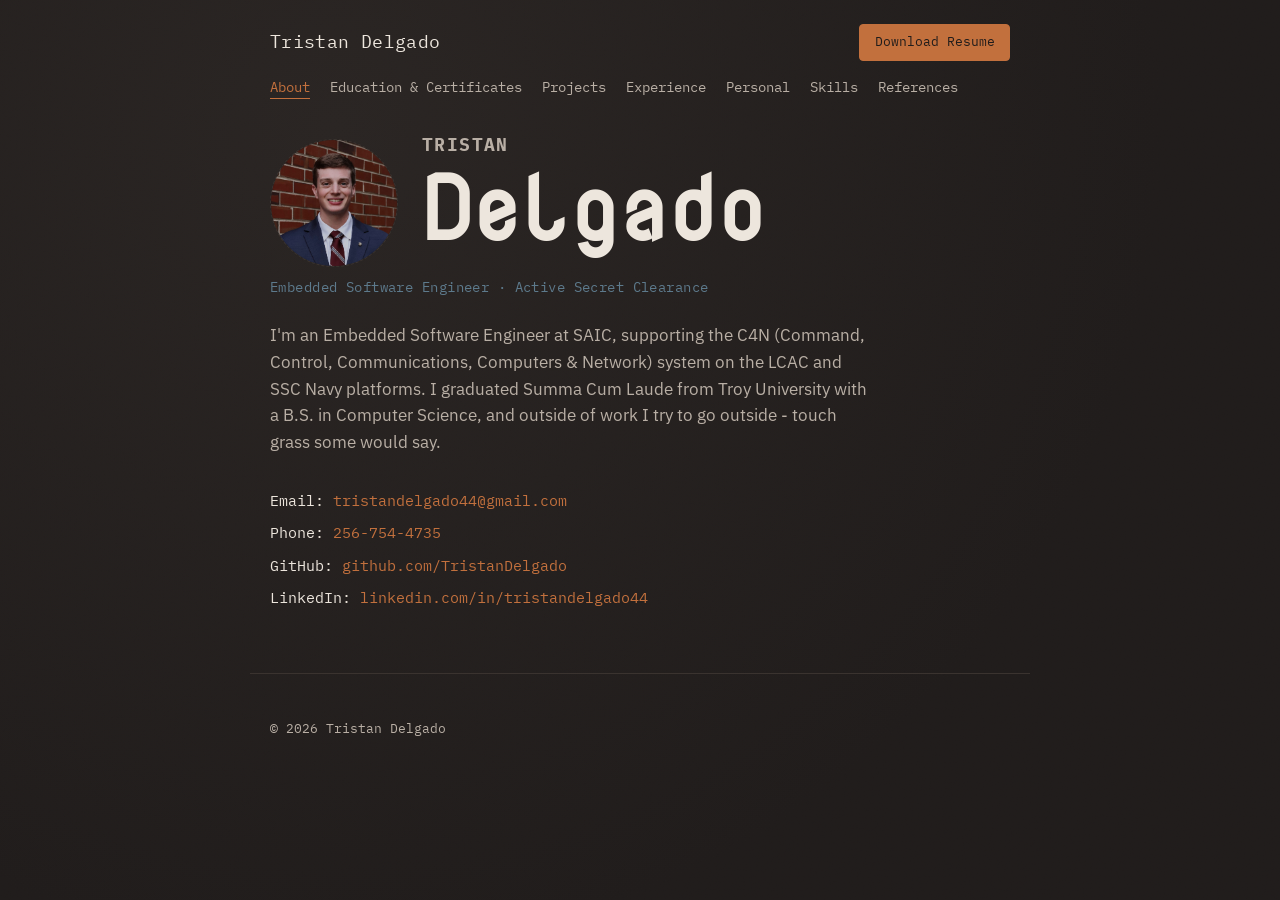
<file: index.html>
<!DOCTYPE html>
<html lang="en-US">
<head>
    <title>Tristan Delgado</title>
    <link rel="icon" type="image/png" href="images/favicon.png">

    <link rel="stylesheet" type="text/css" href="css/main.css">
    <meta charset="UTF-8">
    <meta http-equiv="X-UA-Compatible" content="IE=edge">
    <meta name="viewport" content="width=device-width, initial-scale=1.0">
</head>
<body>
    <header class="site-header">
        <div class="header-top">
            <a class="logo" href="index.html">Tristan Delgado</a>
            <a class="btn" href="files/Tristan%20Delgado%20Resume_07.31.2026.pdf" download="Tristan Delgado Resume.pdf">Download Resume</a>
        </div>
        <nav class="site-nav">
            <ul>
                <li><a href="index.html" class="active">About</a></li>
                <li><a href="html/education.html">Education &amp; Certificates</a></li>
                <li><a href="html/projects.html">Projects</a></li>
                <li><a href="html/experience.html">Experience</a></li>
                <li><a href="html/personal.html">Personal</a></li>
                <li><a href="html/skills.html">Skills</a></li>
                <li><a href="html/references.html">References</a></li>
            </ul>
        </nav>
    </header>

    <main>
        <section class="hero">
            <div class="hero-top">
                <div class="hero-photo">
                    <img src="images/ProfilePhoto.jpg" alt="Tristan Delgado">
                </div>
                <div class="hero-heading">
                    <h5>Tristan</h5>
                    <h1>Delgado</h1>
                </div>
            </div>
            <p class="tagline">Embedded Software Engineer &middot; Active Secret Clearance</p>
            <p>
                I'm an Embedded Software Engineer at SAIC, supporting the C4N (Command, Control,
                Communications, Computers & Network) system on the LCAC and SSC Navy platforms.
                I graduated Summa Cum Laude from Troy University with a B.S. in Computer Science,
                and outside of work I try to go outside - touch grass some would say.
            </p>

            <ul class="contact-list">
                <li>Email: <a href="mailto:tristandelgado44@gmail.com">tristandelgado44@gmail.com</a></li>
                <li>Phone: <a href="tel:+12567544735">256-754-4735</a></li>
                <li>GitHub: <a href="https://github.com/TristanDelgado">github.com/TristanDelgado</a></li>
                <li>LinkedIn: <a href="https://www.linkedin.com/in/tristandelgado44">linkedin.com/in/tristandelgado44</a></li>
            </ul>
        </section>
    </main>

    <footer class="site-footer">
        <p>&copy; <span id="year"></span> Tristan Delgado</p>
    </footer>

    <script src="js/main.js"></script>
</body>
</html>
</file>
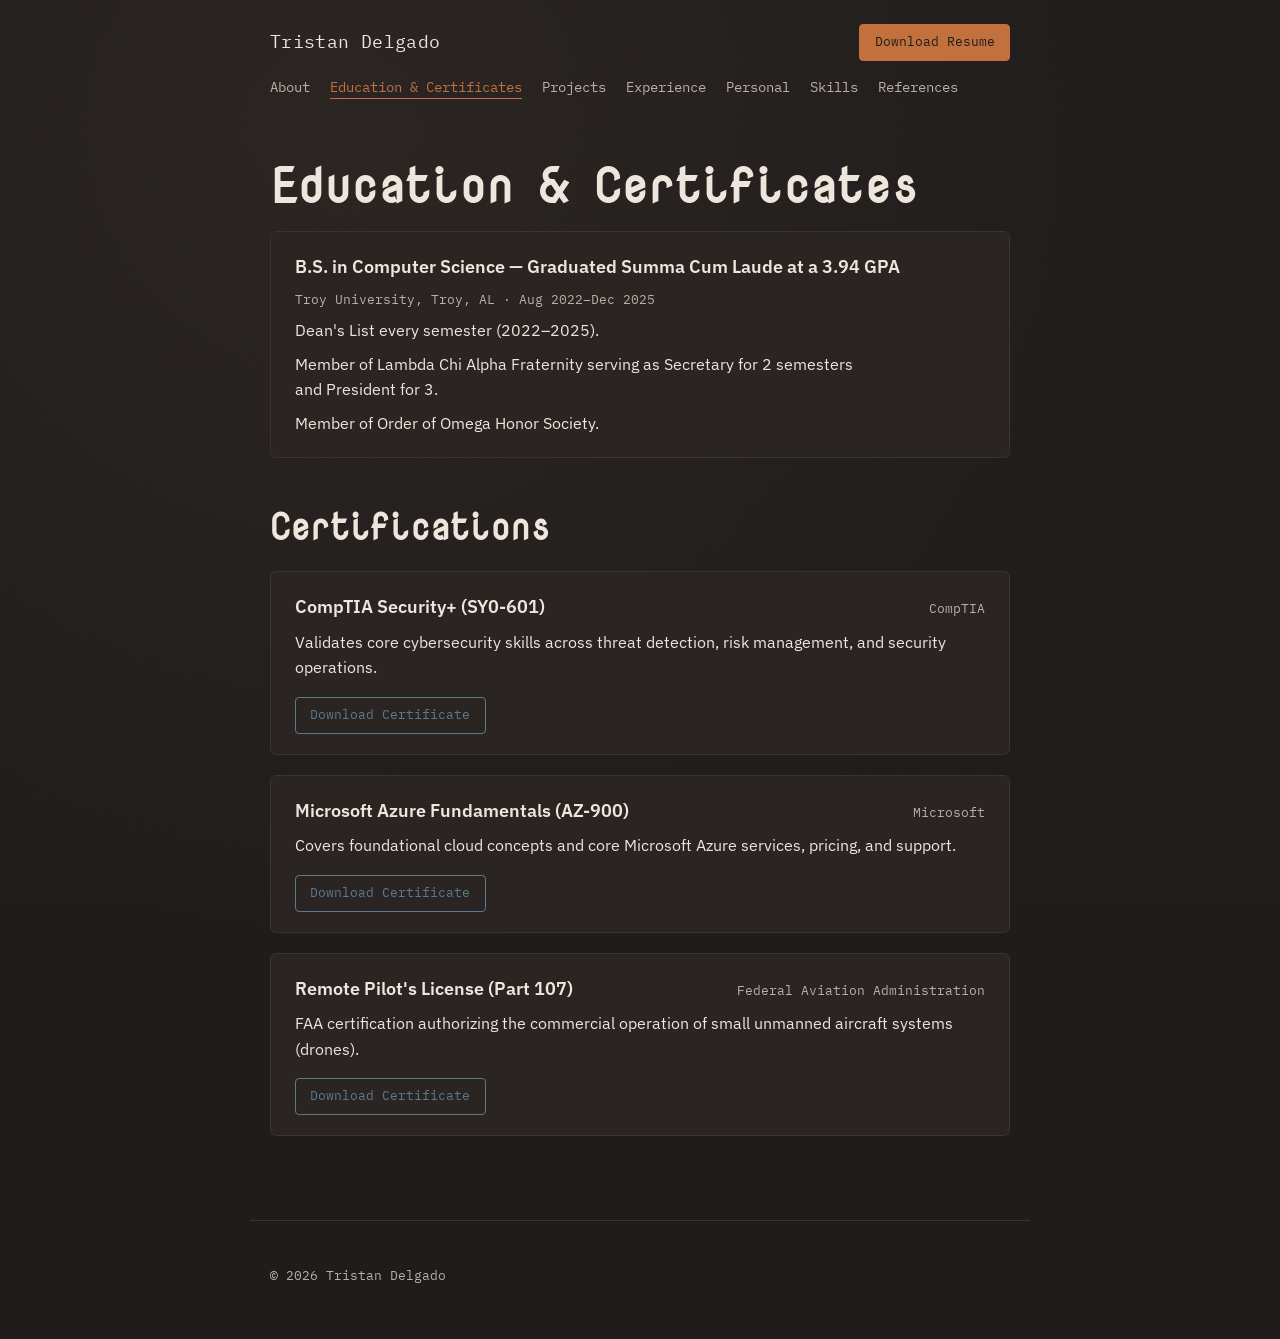
<file: html/education.html>
<!DOCTYPE html>
<html lang="en-US">
<head>
    <title>Education & Certificates — Tristan Delgado</title>
    <link rel="icon" type="image/png" href="../images/favicon.png">

    <link rel="stylesheet" type="text/css" href="../css/main.css">
    <meta charset="UTF-8">
    <meta http-equiv="X-UA-Compatible" content="IE=edge">
    <meta name="viewport" content="width=device-width, initial-scale=1.0">
</head>
<body>
    <header class="site-header">
        <div class="header-top">
            <a class="logo" href="../index.html">Tristan Delgado</a>
            <a class="btn" href="../files/Tristan%20Delgado%20Resume_07.31.2026.pdf" download="Tristan Delgado Resume.pdf">Download Resume</a>
        </div>
        <nav class="site-nav">
            <ul>
                <li><a href="../index.html">About</a></li>
                <li><a href="education.html">Education &amp; Certificates</a></li>
                <li><a href="projects.html">Projects</a></li>
                <li><a href="experience.html">Experience</a></li>
                <li><a href="personal.html">Personal</a></li>
                <li><a href="skills.html">Skills</a></li>
                <li><a href="references.html">References</a></li>
            </ul>
        </nav>
    </header>

    <main>
        <h1 class="page-title">Education &amp; Certificates</h1>

        <!-- Duplicate this .entry block for each additional degree/program -->
        <article class="entry">
            <div class="entry-header">
                <h3>B.S. in Computer Science &mdash; Graduated Summa Cum Laude at a 3.94 GPA</h3>
                <span class="entry-meta">Troy University, Troy, AL &middot; Aug 2022–Dec 2025</span>
            </div>
            <p>Dean's List every semester (2022–2025).</p>
            <p>Member of Lambda Chi Alpha Fraternity serving as Secretary for 2 semesters <br> and President for 3.</p>
            <p>Member of Order of Omega Honor Society.</p>
        </article>

        <h2 class="section-title">Certifications</h2>

        <!-- Duplicate this .entry block for each additional certification.
             Drop the matching PDF into ../files/certs/ using the filename in the href below. -->
        <article class="entry">
            <div class="entry-header">
                <h3>CompTIA Security+ (SY0-601)</h3>
                <span class="entry-meta">CompTIA</span>
            </div>
            <p>Validates core cybersecurity skills across threat detection, risk management, and security operations.</p>
            <div class="cert-actions">
                <a class="btn btn-outline" href="../files/certs/Tristan%20Delgado%20CompTIA%20Security+%20CE.pdf" download>Download Certificate</a>
            </div>
        </article>

        <article class="entry">
            <div class="entry-header">
                <h3>Microsoft Azure Fundamentals (AZ-900)</h3>
                <span class="entry-meta">Microsoft</span>
            </div>
            <p>Covers foundational cloud concepts and core Microsoft Azure services, pricing, and support.</p>
            <div class="cert-actions">
                <a class="btn btn-outline" href="../files/certs/Tristan%20Delgado%20AZ900Cert.pdf" download>Download Certificate</a>
            </div>
        </article>

        <article class="entry">
            <div class="entry-header">
                <h3>Remote Pilot's License (Part 107)</h3>
                <span class="entry-meta">Federal Aviation Administration</span>
            </div>
            <p>FAA certification authorizing the commercial operation of small unmanned aircraft systems (drones).</p>
            <div class="cert-actions">
                <a class="btn btn-outline" href="../files/certs/Tristan%20Delgado%20Remote%20Pilot%20License.pdf" download>Download Certificate</a>
            </div>
        </article>
    </main>

    <footer class="site-footer">
        <p>&copy; <span id="year"></span> Tristan Delgado</p>
    </footer>

    <script src="../js/main.js"></script>
</body>
</html>
</file>
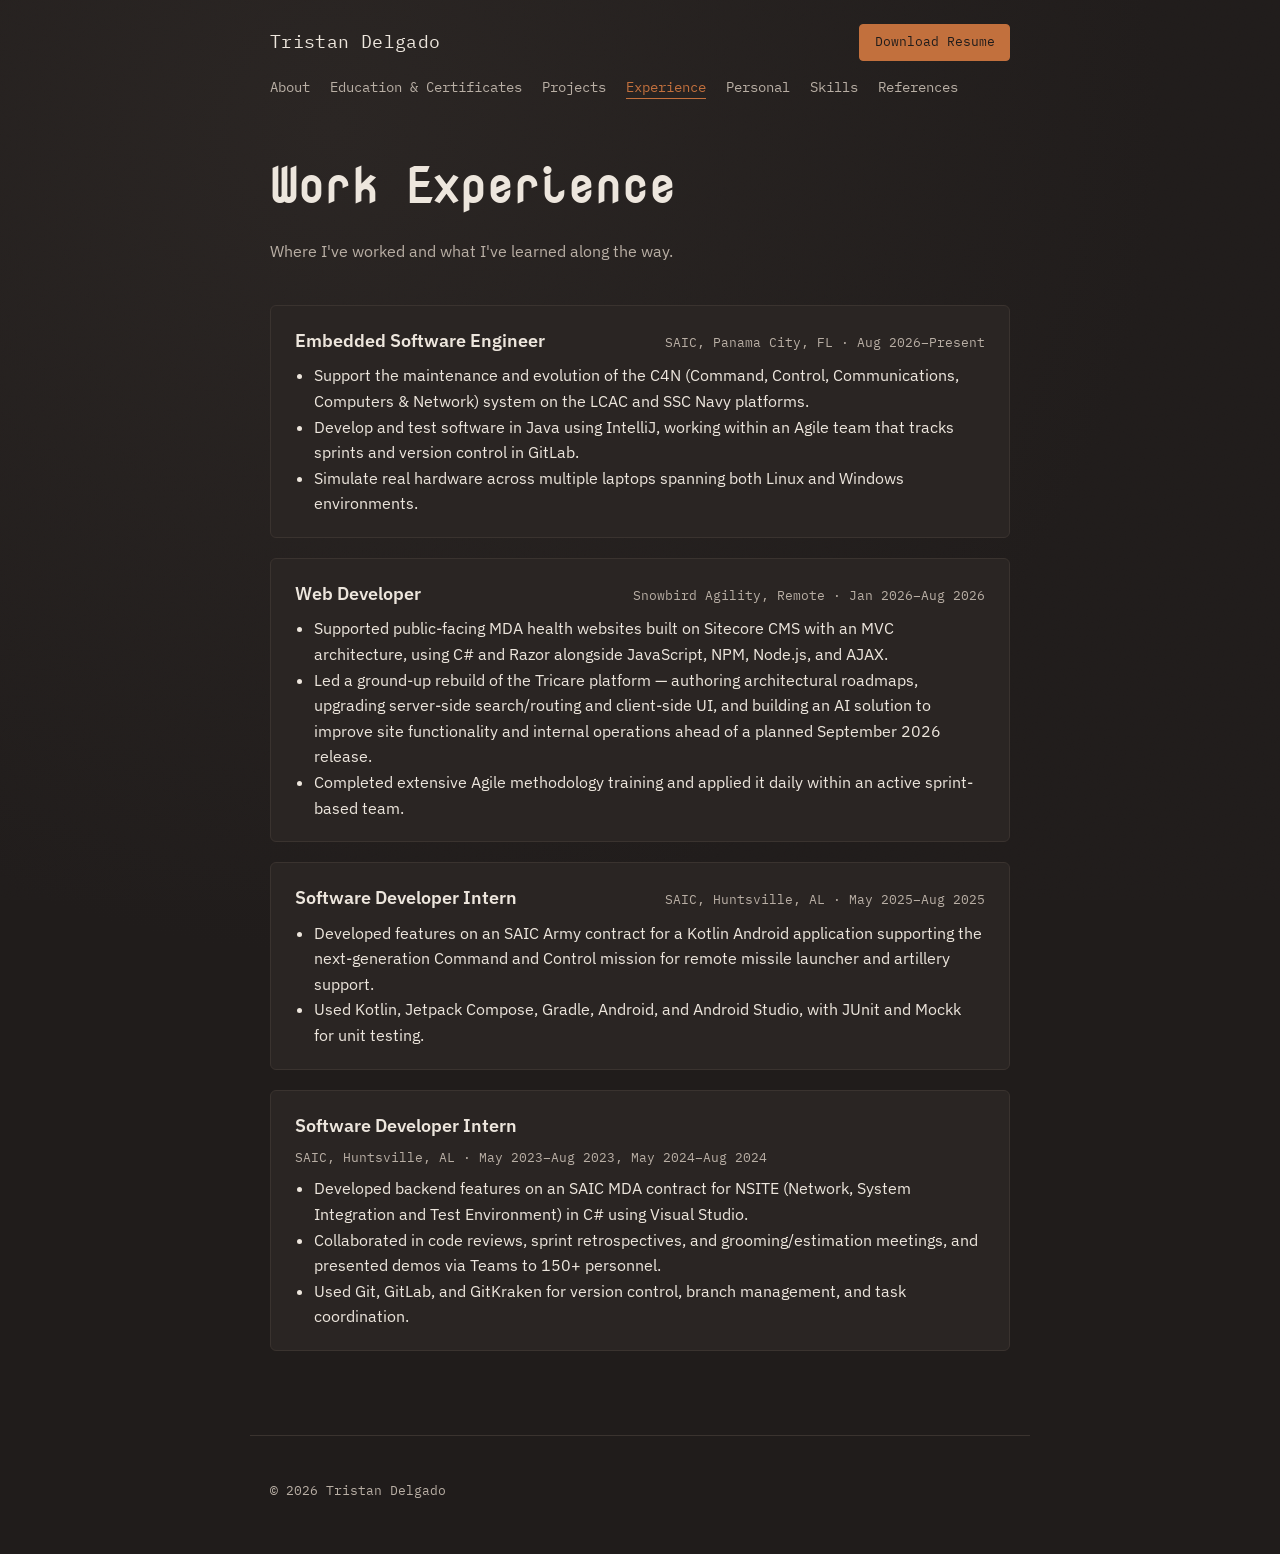
<file: html/experience.html>
<!DOCTYPE html>
<html lang="en-US">
<head>
    <title>Experience — Tristan Delgado</title>
    <link rel="icon" type="image/png" href="../images/favicon.png">

    <link rel="stylesheet" type="text/css" href="../css/main.css">
    <meta charset="UTF-8">
    <meta http-equiv="X-UA-Compatible" content="IE=edge">
    <meta name="viewport" content="width=device-width, initial-scale=1.0">
</head>
<body>
    <header class="site-header">
        <div class="header-top">
            <a class="logo" href="../index.html">Tristan Delgado</a>
            <a class="btn" href="../files/Tristan%20Delgado%20Resume_07.31.2026.pdf" download="Tristan Delgado Resume.pdf">Download Resume</a>
        </div>
        <nav class="site-nav">
            <ul>
                <li><a href="../index.html">About</a></li>
                <li><a href="education.html">Education &amp; Certificates</a></li>
                <li><a href="projects.html">Projects</a></li>
                <li><a href="experience.html">Experience</a></li>
                <li><a href="personal.html">Personal</a></li>
                <li><a href="skills.html">Skills</a></li>
                <li><a href="references.html">References</a></li>
            </ul>
        </nav>
    </header>

    <main>
        <h1 class="page-title">Work Experience</h1>
        <p class="page-intro">
            Where I've worked and what I've learned along the way.
        </p>

        <!-- Duplicate this .entry block for each additional job -->
        <article class="entry">
            <div class="entry-header">
                <h3>Embedded Software Engineer</h3>
                <span class="entry-meta">SAIC, Panama City, FL &middot; Aug 2026–Present</span>
            </div>
            <ul>
                <li>Support the maintenance and evolution of the C4N (Command, Control, Communications, Computers & Network) system on the LCAC and SSC Navy platforms.</li>
                <li>Develop and test software in Java using IntelliJ, working within an Agile team that tracks sprints and version control in GitLab.</li>
                <li>Simulate real hardware across multiple laptops spanning both Linux and Windows environments.</li>
            </ul>
        </article>

        <article class="entry">
            <div class="entry-header">
                <h3>Web Developer</h3>
                <span class="entry-meta">Snowbird Agility, Remote &middot; Jan 2026–Aug 2026</span>
            </div>
            <ul>
                <li>Supported public-facing MDA health websites built on Sitecore CMS with an MVC architecture, using C# and Razor alongside JavaScript, NPM, Node.js, and AJAX.</li>
                <li>Led a ground-up rebuild of the Tricare platform — authoring architectural roadmaps, upgrading server-side search/routing and client-side UI, and building an AI solution to improve site functionality and internal operations ahead of a planned September 2026 release.</li>
                <li>Completed extensive Agile methodology training and applied it daily within an active sprint-based team.</li>
            </ul>
        </article>

        <article class="entry">
            <div class="entry-header">
                <h3>Software Developer Intern</h3>
                <span class="entry-meta">SAIC, Huntsville, AL &middot; May 2025–Aug 2025</span>
            </div>
            <ul>
                <li>Developed features on an SAIC Army contract for a Kotlin Android application supporting the next-generation Command and Control mission for remote missile launcher and artillery support.</li>
                <li>Used Kotlin, Jetpack Compose, Gradle, Android, and Android Studio, with JUnit and Mockk for unit testing.</li>
            </ul>
        </article>

        <article class="entry">
            <div class="entry-header">
                <h3>Software Developer Intern</h3>
                <span class="entry-meta">SAIC, Huntsville, AL &middot; May 2023–Aug 2023, May 2024–Aug 2024</span>
            </div>
            <ul>
                <li>Developed backend features on an SAIC MDA contract for NSITE (Network, System Integration and Test Environment) in C# using Visual Studio.</li>
                <li>Collaborated in code reviews, sprint retrospectives, and grooming/estimation meetings, and presented demos via Teams to 150+ personnel.</li>
                <li>Used Git, GitLab, and GitKraken for version control, branch management, and task coordination.</li>
            </ul>
        </article>
    </main>

    <footer class="site-footer">
        <p>&copy; <span id="year"></span> Tristan Delgado</p>
    </footer>

    <script src="../js/main.js"></script>
</body>
</html>
</file>
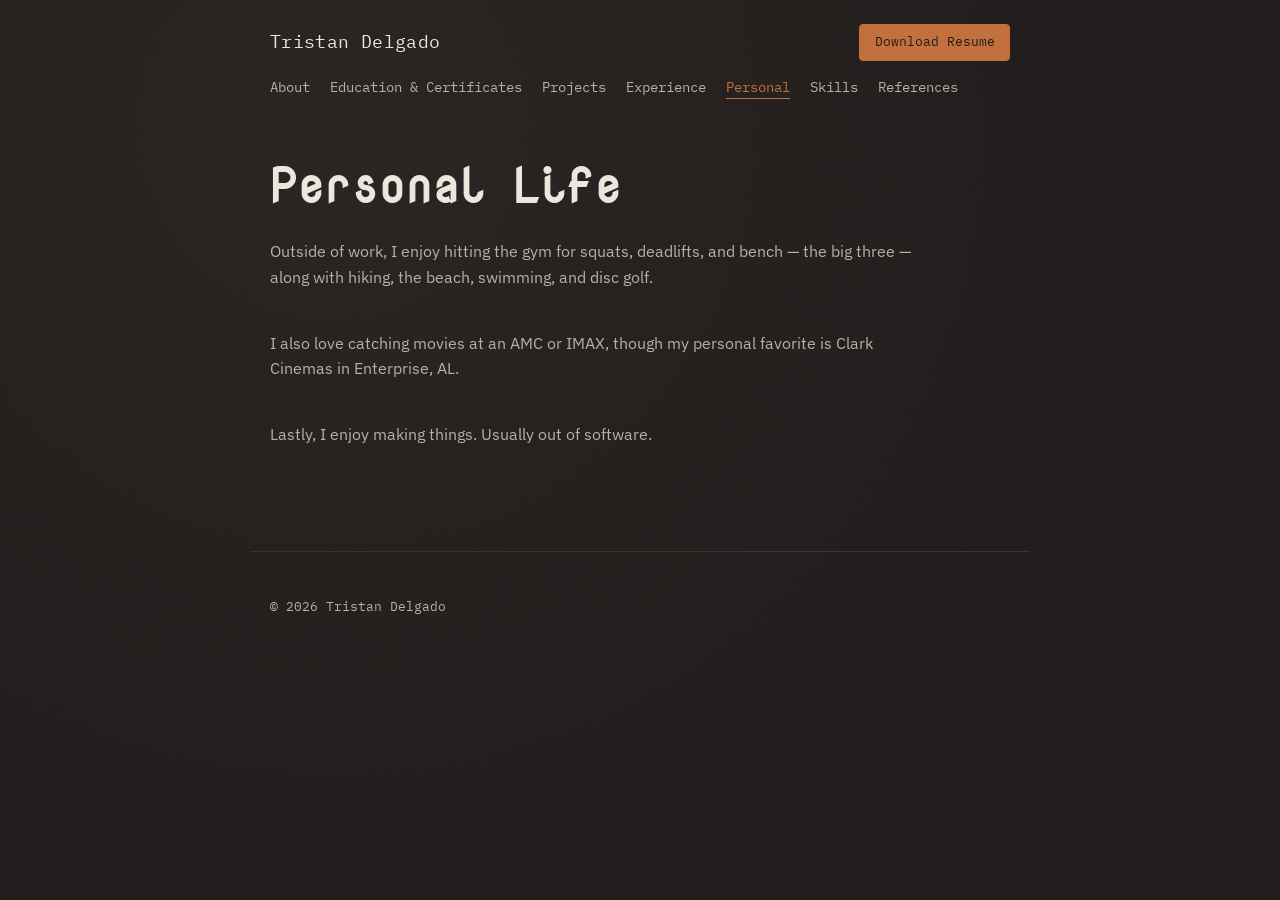
<file: html/personal.html>
<!DOCTYPE html>
<html lang="en-US">
<head>
    <title>Personal — Tristan Delgado</title>
    <link rel="icon" type="image/png" href="../images/favicon.png">

    <link rel="stylesheet" type="text/css" href="../css/main.css">
    <meta charset="UTF-8">
    <meta http-equiv="X-UA-Compatible" content="IE=edge">
    <meta name="viewport" content="width=device-width, initial-scale=1.0">
</head>
<body>
    <header class="site-header">
        <div class="header-top">
            <a class="logo" href="../index.html">Tristan Delgado</a>
            <a class="btn" href="../files/Tristan%20Delgado%20Resume_07.31.2026.pdf" download="Tristan Delgado Resume.pdf">Download Resume</a>
        </div>
        <nav class="site-nav">
            <ul>
                <li><a href="../index.html">About</a></li>
                <li><a href="education.html">Education &amp; Certificates</a></li>
                <li><a href="projects.html">Projects</a></li>
                <li><a href="experience.html">Experience</a></li>
                <li><a href="personal.html">Personal</a></li>
                <li><a href="skills.html">Skills</a></li>
                <li><a href="references.html">References</a></li>
            </ul>
        </nav>
    </header>

    <main>
        <h1 class="page-title">Personal Life</h1>
        <p class="page-intro">
            Outside of work, I enjoy hitting the gym for squats, deadlifts, and bench — the big
            three — along with hiking, the beach, swimming, and disc golf.
        </p>
        <p class="page-intro">
            I also love catching movies at an AMC or IMAX, though my personal favorite is Clark
            Cinemas in Enterprise, AL.
        </p>
        <p class="page-intro">
            Lastly, I enjoy making things. Usually out of software.
        </p>
    </main>

    <footer class="site-footer">
        <p>&copy; <span id="year"></span> Tristan Delgado</p>
    </footer>

    <script src="../js/main.js"></script>
</body>
</html>
</file>
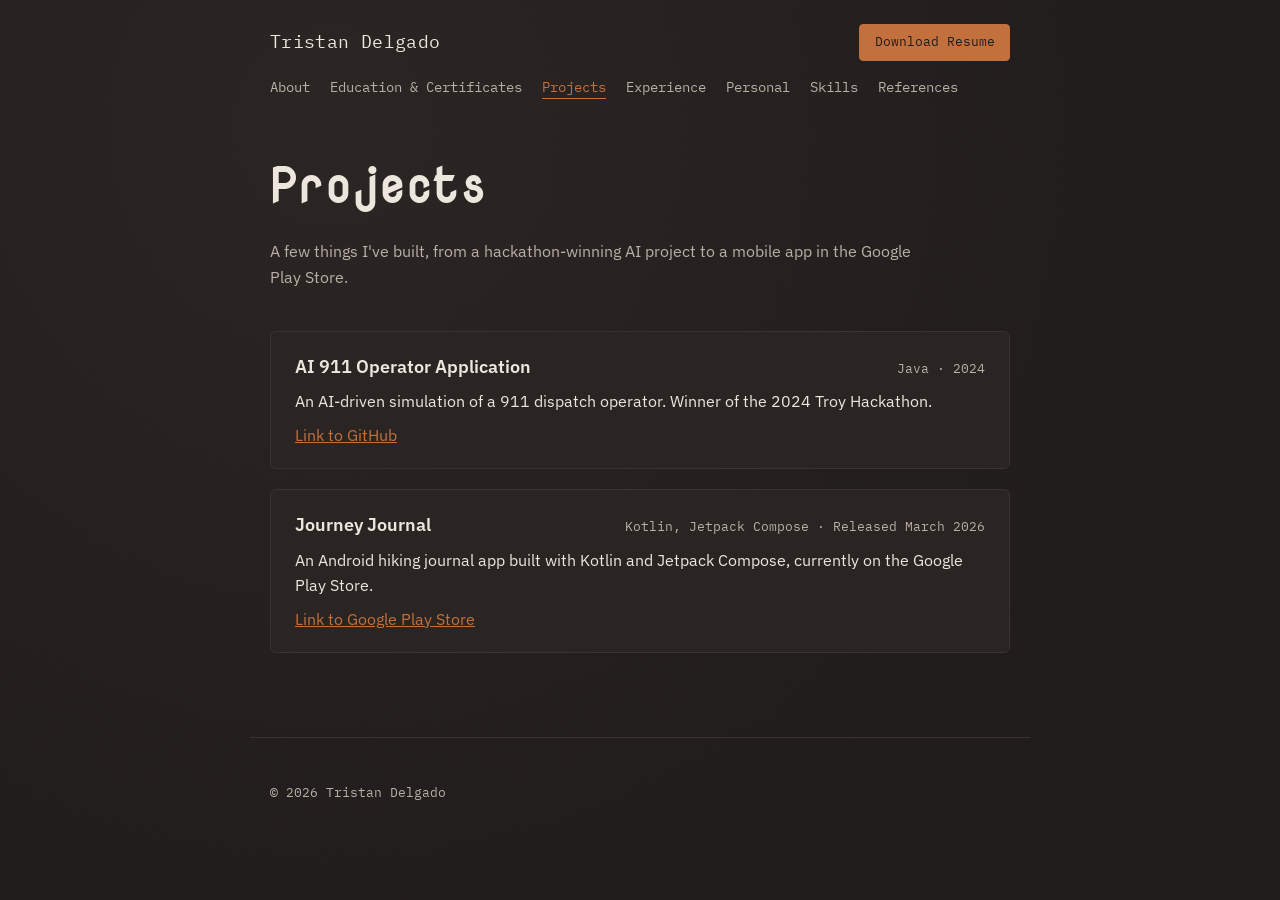
<file: html/projects.html>
<!DOCTYPE html>
<html lang="en-US">
<head>
    <title>Projects — Tristan Delgado</title>
    <link rel="icon" type="image/png" href="../images/favicon.png">

    <link rel="stylesheet" type="text/css" href="../css/main.css">
    <meta charset="UTF-8">
    <meta http-equiv="X-UA-Compatible" content="IE=edge">
    <meta name="viewport" content="width=device-width, initial-scale=1.0">
</head>
<body>
    <header class="site-header">
        <div class="header-top">
            <a class="logo" href="../index.html">Tristan Delgado</a>
            <a class="btn" href="../files/Tristan%20Delgado%20Resume_07.31.2026.pdf" download="Tristan Delgado Resume.pdf">Download Resume</a>
        </div>
        <nav class="site-nav">
            <ul>
                <li><a href="../index.html">About</a></li>
                <li><a href="education.html">Education &amp; Certificates</a></li>
                <li><a href="projects.html">Projects</a></li>
                <li><a href="experience.html">Experience</a></li>
                <li><a href="personal.html">Personal</a></li>
                <li><a href="skills.html">Skills</a></li>
                <li><a href="references.html">References</a></li>
            </ul>
        </nav>
    </header>

    <main>
        <h1 class="page-title">Projects</h1>
        <p class="page-intro">
            A few things I've built, from a hackathon-winning AI project to a mobile app in the Google Play Store.
        </p>

        <!-- Duplicate this .entry block for each additional project -->
        <article class="entry">
            <div class="entry-header">
                <h3>AI 911 Operator Application</h3>
                <span class="entry-meta">Java &middot; 2024</span>
            </div>
            <p>An AI-driven simulation of a 911 dispatch operator. Winner of the 2024 Troy Hackathon.</p>
            <p><a href="https://github.com/TristanDelgado/AI911Operator">Link to GitHub</a></p>
        </article>

        <article class="entry">
            <div class="entry-header">
                <h3>Journey Journal</h3>
                <span class="entry-meta">Kotlin, Jetpack Compose &middot; Released March 2026</span>
            </div>
            <p>An Android hiking journal app built with Kotlin and Jetpack Compose, currently on the Google Play Store.</p>
            <p><a href="https://play.google.com/store/apps/details?id=com.delly.journeyjournal">Link to Google Play Store</a></p>
        </article>
    </main>

    <footer class="site-footer">
        <p>&copy; <span id="year"></span> Tristan Delgado</p>
    </footer>

    <script src="../js/main.js"></script>
</body>
</html>
</file>
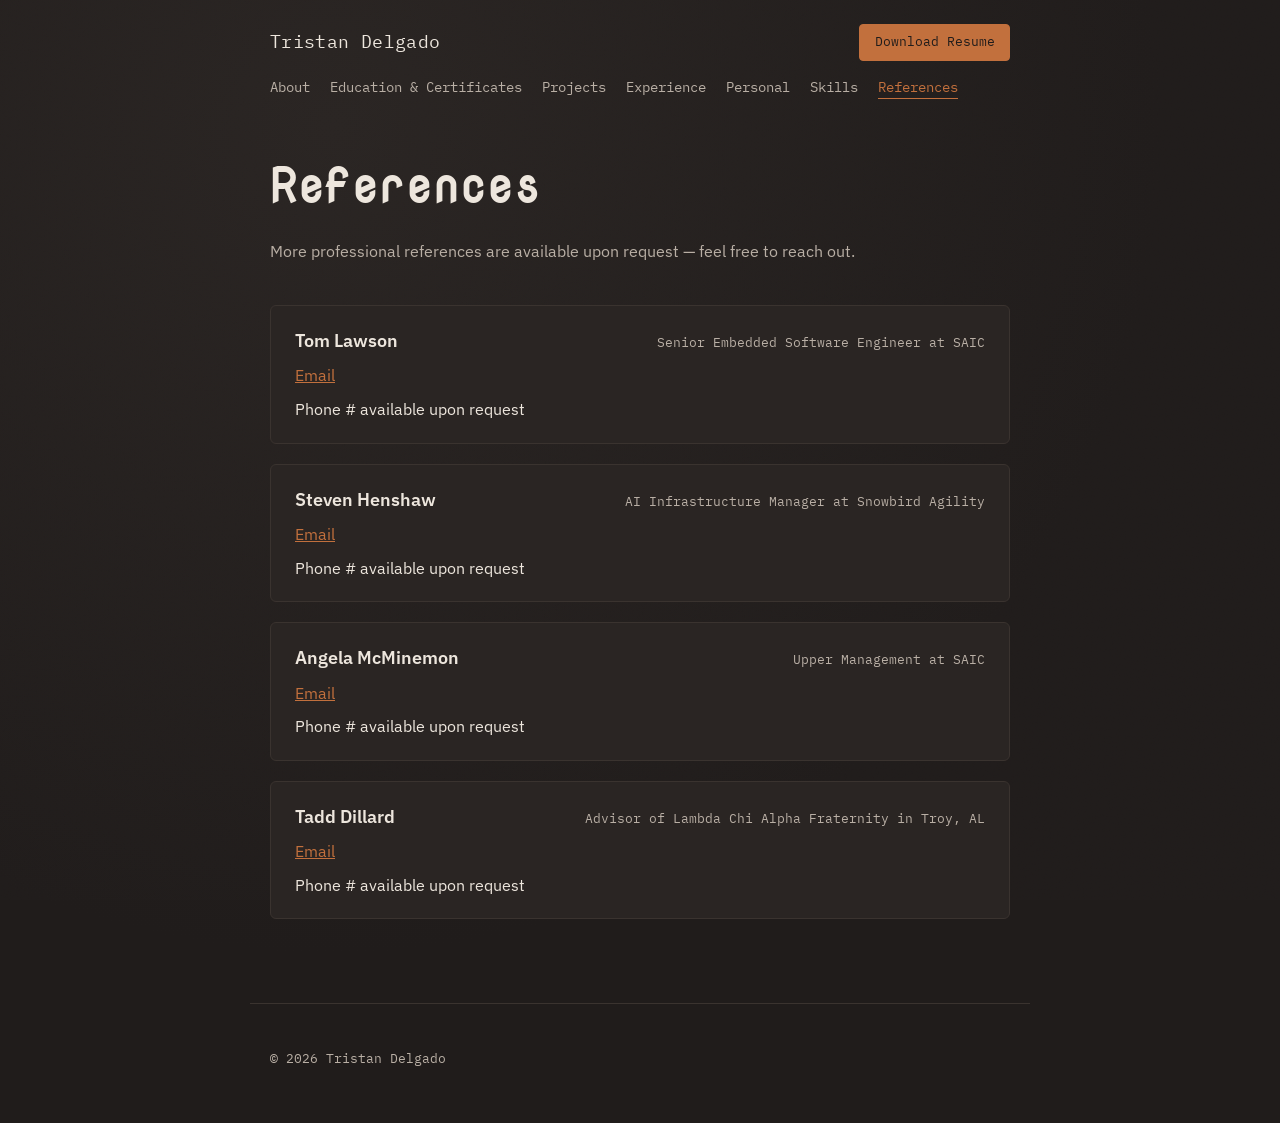
<file: html/references.html>
<!DOCTYPE html>
<html lang="en-US">
<head>
    <title>References — Tristan Delgado</title>
    <link rel="icon" type="image/png" href="../images/favicon.png">

    <link rel="stylesheet" type="text/css" href="../css/main.css">
    <meta charset="UTF-8">
    <meta http-equiv="X-UA-Compatible" content="IE=edge">
    <meta name="viewport" content="width=device-width, initial-scale=1.0">
</head>
<body>
    <header class="site-header">
        <div class="header-top">
            <a class="logo" href="../index.html">Tristan Delgado</a>
            <a class="btn" href="../files/Tristan%20Delgado%20Resume_07.31.2026.pdf" download="Tristan Delgado Resume.pdf">Download Resume</a>
        </div>
        <nav class="site-nav">
            <ul>
                <li><a href="../index.html">About</a></li>
                <li><a href="education.html">Education &amp; Certificates</a></li>
                <li><a href="projects.html">Projects</a></li>
                <li><a href="experience.html">Experience</a></li>
                <li><a href="personal.html">Personal</a></li>
                <li><a href="skills.html">Skills</a></li>
                <li><a href="references.html">References</a></li>
            </ul>
        </nav>
    </header>

    <main>
        <h1 class="page-title">References</h1>
        <p class="page-intro">
            More professional references are available upon request — feel free to reach out.
        </p>

        <!-- Duplicate this .entry block for each additional reference -->
        <article class="entry">
            <div class="entry-header">
                <h3>Tom Lawson</h3>
                <span class="entry-meta">Senior Embedded Software Engineer at SAIC</span>
            </div>
            <p><a href="mailto:Thomas.H.Lawson@saic.com">Email</a></p>
            <p>Phone # available upon request</p>
        </article>

        <article class="entry">
            <div class="entry-header">
                <h3>Steven Henshaw</h3>
                <span class="entry-meta">AI Infrastructure Manager at Snowbird Agility</span>
            </div>
            <p><a href="mailto:steven.henshaw@snowbirdagility.com">Email</a></p>
            <p>Phone # available upon request</p>
        </article>

        <article class="entry">
            <div class="entry-header">
                <h3>Angela McMinemon</h3>
                <span class="entry-meta">Upper Management at SAIC</span>
            </div>
            <p><a href="mailto:ANGELA.C.MCMINEMON@saic.com">Email</a></p>
            <p>Phone # available upon request</p>
        </article>

        <article class="entry">
            <div class="entry-header">
                <h3>Tadd Dillard</h3>
                <span class="entry-meta">Advisor of Lambda Chi Alpha Fraternity in Troy, AL</span>
            </div>
            <p><a href="mailto:Taddillard@prodigy.net">Email</a></p>
            <p>Phone # available upon request</p>
        </article>
    </main>

    <footer class="site-footer">
        <p>&copy; <span id="year"></span> Tristan Delgado</p>
    </footer>

    <script src="../js/main.js"></script>
</body>
</html>
</file>
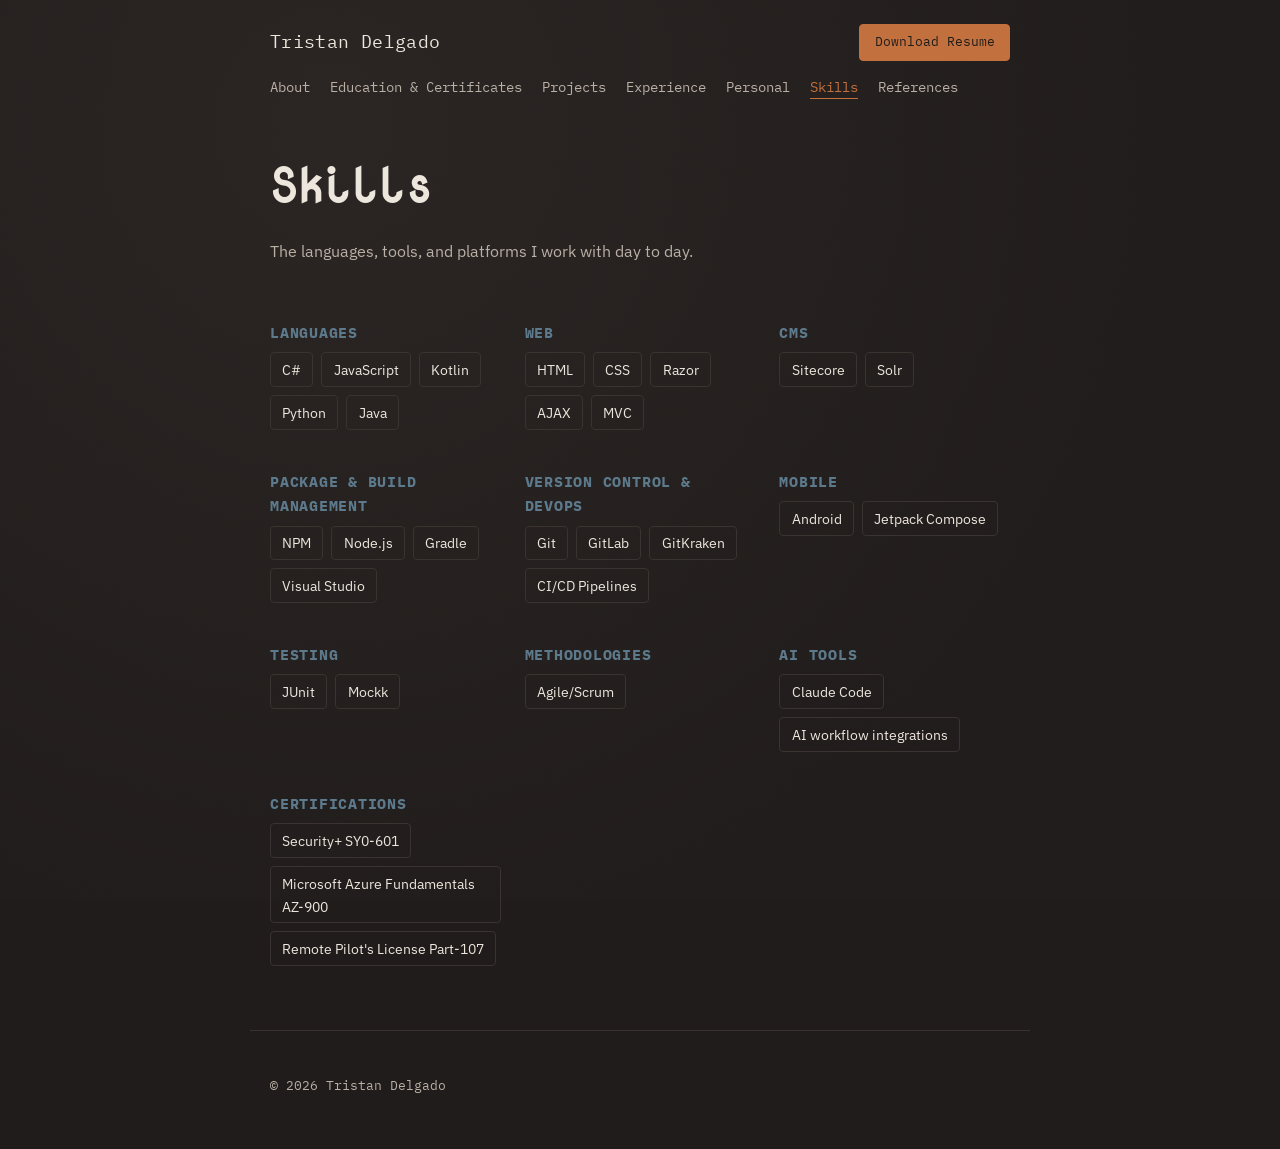
<file: html/skills.html>
<!DOCTYPE html>
<html lang="en-US">
<head>
    <title>Skills — Tristan Delgado</title>
    <link rel="icon" type="image/png" href="../images/favicon.png">

    <link rel="stylesheet" type="text/css" href="../css/main.css">
    <meta charset="UTF-8">
    <meta http-equiv="X-UA-Compatible" content="IE=edge">
    <meta name="viewport" content="width=device-width, initial-scale=1.0">
</head>
<body>
    <header class="site-header">
        <div class="header-top">
            <a class="logo" href="../index.html">Tristan Delgado</a>
            <a class="btn" href="../files/Tristan%20Delgado%20Resume_07.31.2026.pdf" download="Tristan Delgado Resume.pdf">Download Resume</a>
        </div>
        <nav class="site-nav">
            <ul>
                <li><a href="../index.html">About</a></li>
                <li><a href="education.html">Education &amp; Certificates</a></li>
                <li><a href="projects.html">Projects</a></li>
                <li><a href="experience.html">Experience</a></li>
                <li><a href="personal.html">Personal</a></li>
                <li><a href="skills.html">Skills</a></li>
                <li><a href="references.html">References</a></li>
            </ul>
        </nav>
    </header>

    <main>
        <h1 class="page-title">Skills</h1>
        <p class="page-intro">
            The languages, tools, and platforms I work with day to day.
        </p>

        <div class="skills-grid">
            <!-- Duplicate this .skill-group block for each additional category -->
            <div class="skill-group">
                <h3>Languages</h3>
                <ul class="skill-list">
                    <li>C#</li>
                    <li>JavaScript</li>
                    <li>Kotlin</li>
                    <li>Python</li>
                    <li>Java</li>
                </ul>
            </div>
            <div class="skill-group">
                <h3>Web</h3>
                <ul class="skill-list">
                    <li>HTML</li>
                    <li>CSS</li>
                    <li>Razor</li>
                    <li>AJAX</li>
                    <li>MVC</li>
                </ul>
            </div>
            <div class="skill-group">
                <h3>CMS</h3>
                <ul class="skill-list">
                    <li>Sitecore</li>
                    <li>Solr</li>
                </ul>
            </div>
            <div class="skill-group">
                <h3>Package &amp; Build Management</h3>
                <ul class="skill-list">
                    <li>NPM</li>
                    <li>Node.js</li>
                    <li>Gradle</li>
                    <li>Visual Studio</li>
                </ul>
            </div>
            <div class="skill-group">
                <h3>Version Control &amp; DevOps</h3>
                <ul class="skill-list">
                    <li>Git</li>
                    <li>GitLab</li>
                    <li>GitKraken</li>
                    <li>CI/CD Pipelines</li>
                </ul>
            </div>
            <div class="skill-group">
                <h3>Mobile</h3>
                <ul class="skill-list">
                    <li>Android</li>
                    <li>Jetpack Compose</li>
                </ul>
            </div>
            <div class="skill-group">
                <h3>Testing</h3>
                <ul class="skill-list">
                    <li>JUnit</li>
                    <li>Mockk</li>
                </ul>
            </div>
            <div class="skill-group">
                <h3>Methodologies</h3>
                <ul class="skill-list">
                    <li>Agile/Scrum</li>
                </ul>
            </div>
            <div class="skill-group">
                <h3>AI Tools</h3>
                <ul class="skill-list">
                    <li>Claude Code</li>
                    <li>AI workflow integrations</li>
                </ul>
            </div>
            <div class="skill-group">
                <h3>Certifications</h3>
                <ul class="skill-list">
                    <li>Security+ SY0-601</li>
                    <li>Microsoft Azure Fundamentals AZ-900</li>
                    <li>Remote Pilot's License Part-107</li>
                </ul>
            </div>
        </div>
    </main>

    <footer class="site-footer">
        <p>&copy; <span id="year"></span> Tristan Delgado</p>
    </footer>

    <script src="../js/main.js"></script>
</body>
</html>
</file>
<file: css/main.css>
@import url('https://fonts.googleapis.com/css2?family=IBM+Plex+Mono:wght@400;500;600&family=IBM+Plex+Sans:wght@400;500;600&family=Nova+Mono&display=swap');

:root {
    --bg: #201C1B;
    --surface: #2A2523;
    --text: #EDE6DD;
    --text-muted: #B9AFA5;
    --accent: #C2703D;
    --accent-2: #5D7A8C;
    --border: #3A332F;

    --font-display: "Nova Mono", monospace;
    --font-mono: "IBM Plex Mono", monospace;
    --font-sans: "IBM Plex Sans", sans-serif;

    --container-width: 780px;
}

*,
*::before,
*::after {
    box-sizing: border-box;
}

html,
body {
    margin: 0;
    padding: 0;
}

body {
    background-color: var(--bg);
    color: var(--text);
    font-family: var(--font-sans);
    line-height: 1.6;
    min-height: 100vh;
    position: relative;
    overflow-x: hidden;
}

/* Ambient background: slow gradient drift + faint grain, kept subtle on purpose */
body::before {
    content: "";
    position: fixed;
    inset: -10%;
    z-index: -2;
    background: radial-gradient(circle at 30% 20%, var(--surface), var(--bg) 60%);
    animation: drift 40s ease-in-out infinite alternate;
}

body::after {
    content: "";
    position: fixed;
    inset: 0;
    z-index: -1;
    opacity: 0.045;
    mix-blend-mode: overlay;
    pointer-events: none;
    background-image: url("data:image/svg+xml;utf8,<svg xmlns='http://www.w3.org/2000/svg'><filter id='n'><feTurbulence type='fractalNoise' baseFrequency='0.85' numOctaves='2' stitchTiles='stitch'/></filter><rect width='100%25' height='100%25' filter='url(%23n)'/></svg>");
}

@keyframes drift {
    from {
        transform: translate(0, 0) scale(1);
    }
    to {
        transform: translate(-4%, 3%) scale(1.05);
    }
}

@media (prefers-reduced-motion: reduce) {
    body::before {
        animation: none;
    }
}

a {
    color: var(--accent);
}

/* Header / nav */
.site-header {
    max-width: var(--container-width);
    margin: 0 auto;
    padding: 1.5rem 1.25rem 1rem;
}

.header-top {
    display: flex;
    align-items: center;
    justify-content: space-between;
    flex-wrap: wrap;
    gap: 0.75rem 1rem;
}

.logo {
    font-family: var(--font-mono);
    font-size: 1.1rem;
    color: var(--text);
    text-decoration: none;
    letter-spacing: 0.02em;
}

.site-nav {
    margin-top: 1rem;
}

.btn {
    display: inline-block;
    font-family: var(--font-mono);
    font-size: 0.8rem;
    color: var(--bg);
    background-color: var(--accent);
    border: 1px solid var(--accent);
    border-radius: 4px;
    padding: 0.45rem 0.9rem;
    text-decoration: none;
    white-space: nowrap;
    transition: background-color 0.15s ease, color 0.15s ease;
}

.btn:hover,
.btn:focus-visible {
    background-color: transparent;
    color: var(--accent);
}

.btn-outline {
    color: var(--accent-2);
    background-color: transparent;
    border-color: var(--accent-2);
}

.btn-outline:hover,
.btn-outline:focus-visible {
    background-color: var(--accent-2);
    color: var(--bg);
}

.site-nav ul {
    list-style: none;
    display: flex;
    flex-wrap: wrap;
    gap: 1.25rem;
    margin: 0;
    padding: 0;
    font-family: var(--font-mono);
    font-size: 0.85rem;
}

.site-nav a {
    color: var(--text-muted);
    text-decoration: none;
    padding-bottom: 2px;
    border-bottom: 1px solid transparent;
    transition: color 0.15s ease, border-color 0.15s ease;
}

.site-nav a:hover,
.site-nav a:focus-visible {
    color: var(--text);
    border-color: var(--accent-2);
}

.site-nav a.active {
    color: var(--accent);
    border-color: var(--accent);
}

/* Main content */
main {
    max-width: var(--container-width);
    margin: 0 auto;
    padding: 1rem 1.25rem 4rem;
}

/* Hero (index page) */
.hero-top {
    display: flex;
    align-items: center;
    gap: 1.5rem;
    flex-wrap: wrap;
}

.hero-photo {
    width: 128px;
    height: 128px;
    flex-shrink: 0;
    border-radius: 50%;
    border: 1px dashed var(--border);
    background-color: var(--surface);
    display: flex;
    align-items: center;
    justify-content: center;
    overflow: hidden;
    color: var(--text-muted);
    font-family: var(--font-mono);
    font-size: 0.75rem;
    text-align: center;
}

.hero-photo img {
    width: 100%;
    height: 100%;
    object-fit: cover;
}

.hero .tagline {
    font-family: var(--font-mono);
    color: var(--accent-2);
    font-size: 0.9rem;
    letter-spacing: 0.03em;
    margin: 0 0 1.5rem;
}

.hero h5 {
    font-family: var(--font-mono);
    color: var(--text-muted);
    font-size: 1.1rem;
    letter-spacing: 0.08em;
    text-transform: uppercase;
    margin: 0 0 0.25rem;
}

.hero h1 {
    font-family: var(--font-display);
    color: var(--text);
    font-size: clamp(2.75rem, 8vw, 5.5rem);
    margin: 0 0 1.5rem;
    line-height: 1;
}

.hero p {
    max-width: 60ch;
    color: var(--text-muted);
    font-size: 1.05rem;
}

.contact-list {
    list-style: none;
    margin: 2rem 0 0;
    padding: 0;
    display: flex;
    flex-direction: column;
    gap: 0.5rem;
    font-family: var(--font-mono);
    font-size: 0.95rem;
}

.contact-list li {
    overflow-wrap: break-word;
    word-break: break-word;
}

.contact-list a {
    text-decoration: none;
    border-bottom: 1px solid transparent;
}

.contact-list a:hover,
.contact-list a:focus-visible {
    border-color: var(--accent);
}

/* Sub-page titles */
.page-title {
    font-family: var(--font-display);
    font-size: clamp(2rem, 5vw, 3rem);
    margin: 1rem 0 0.5rem;
}

.page-intro {
    color: var(--text-muted);
    max-width: 65ch;
    margin-bottom: 2.5rem;
}

/* Entry cards (education, projects, experience, references) */
.entry {
    border: 1px solid var(--border);
    border-radius: 6px;
    padding: 1.25rem 1.5rem;
    margin-bottom: 1.25rem;
    background-color: var(--surface);
}

.entry-header {
    display: flex;
    flex-wrap: wrap;
    align-items: baseline;
    justify-content: space-between;
    gap: 0.5rem;
    margin-bottom: 0.5rem;
}

.entry-header h3 {
    margin: 0;
    font-family: var(--font-sans);
    font-weight: 600;
    font-size: 1.15rem;
    min-width: 0;
    overflow-wrap: break-word;
    word-break: break-word;
}

.entry-meta {
    font-family: var(--font-mono);
    font-size: 0.8rem;
    color: var(--text-muted);
    overflow-wrap: break-word;
    word-break: break-word;
    min-width: 0;
}

.entry p,
.entry ul {
    margin: 0.5rem 0 0;
    color: var(--text);
    overflow-wrap: break-word;
    word-break: break-word;
}

.entry ul {
    padding-left: 1.2rem;
}

/* Section titles (e.g. Certifications under Education) */
.section-title {
    font-family: var(--font-display);
    font-size: clamp(1.5rem, 4vw, 2.25rem);
    margin: 2.5rem 0 1rem;
}

.cert-actions {
    margin-top: 1rem;
}

/* Skills page */
.skills-grid {
    display: grid;
    grid-template-columns: repeat(auto-fit, minmax(200px, 1fr));
    gap: 1.5rem;
}

.skill-group h3 {
    font-family: var(--font-mono);
    font-size: 0.95rem;
    color: var(--accent-2);
    text-transform: uppercase;
    letter-spacing: 0.05em;
    margin-bottom: 0.5rem;
}

.skill-list {
    list-style: none;
    margin: 0;
    padding: 0;
    display: flex;
    flex-wrap: wrap;
    gap: 0.5rem;
}

.skill-list li {
    border: 1px solid var(--border);
    border-radius: 4px;
    padding: 0.3rem 0.7rem;
    font-size: 0.9rem;
}

/* Small screens */
@media (max-width: 480px) {
    .site-nav ul {
        gap: 0.65rem 1rem;
        font-size: 0.8rem;
    }

    .hero-photo {
        width: 96px;
        height: 96px;
    }

    .entry {
        padding: 1rem 1.1rem;
    }

    .entry-header {
        flex-direction: column;
        align-items: flex-start;
        gap: 0.25rem;
    }

    .btn {
        white-space: normal;
    }
}

/* Footer */
.site-footer {
    max-width: var(--container-width);
    margin: 0 auto;
    padding: 2rem 1.25rem 2.5rem;
    color: var(--text-muted);
    font-family: var(--font-mono);
    font-size: 0.8rem;
    border-top: 1px solid var(--border);
}
</file>
